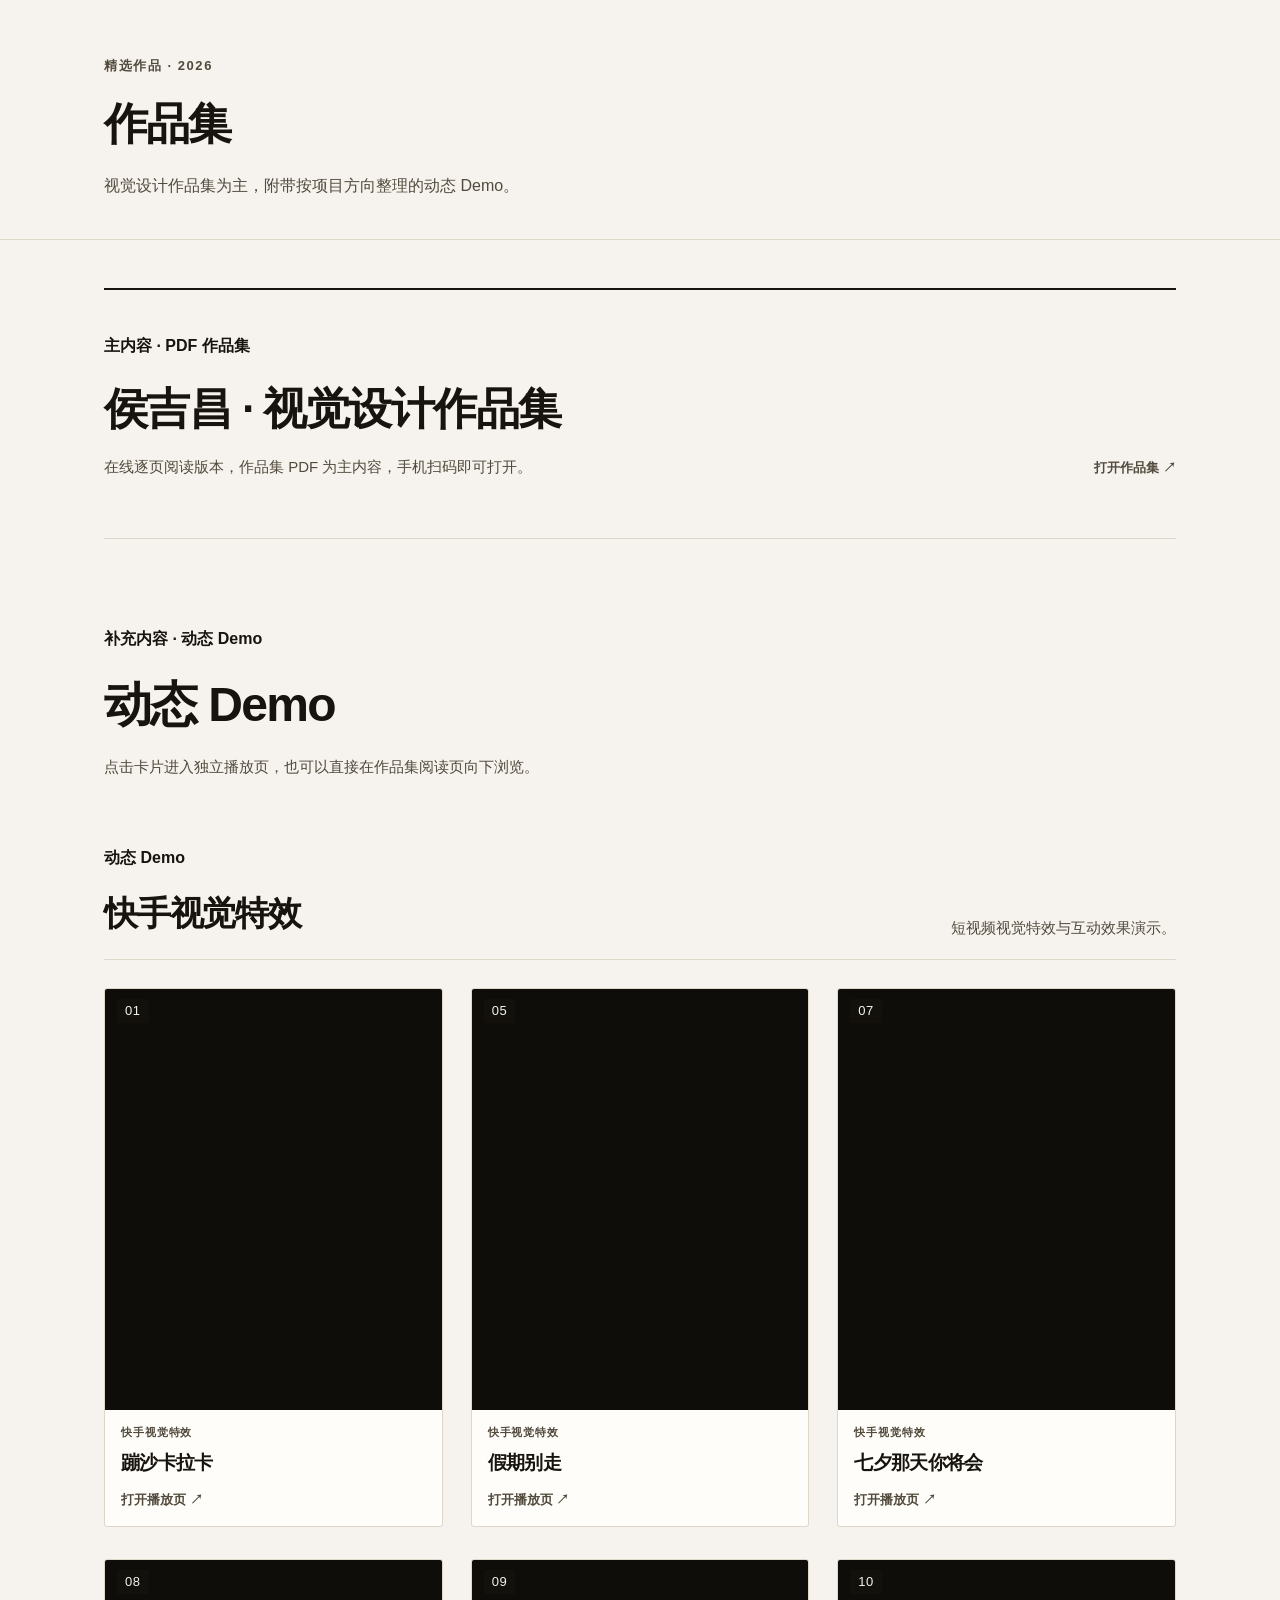
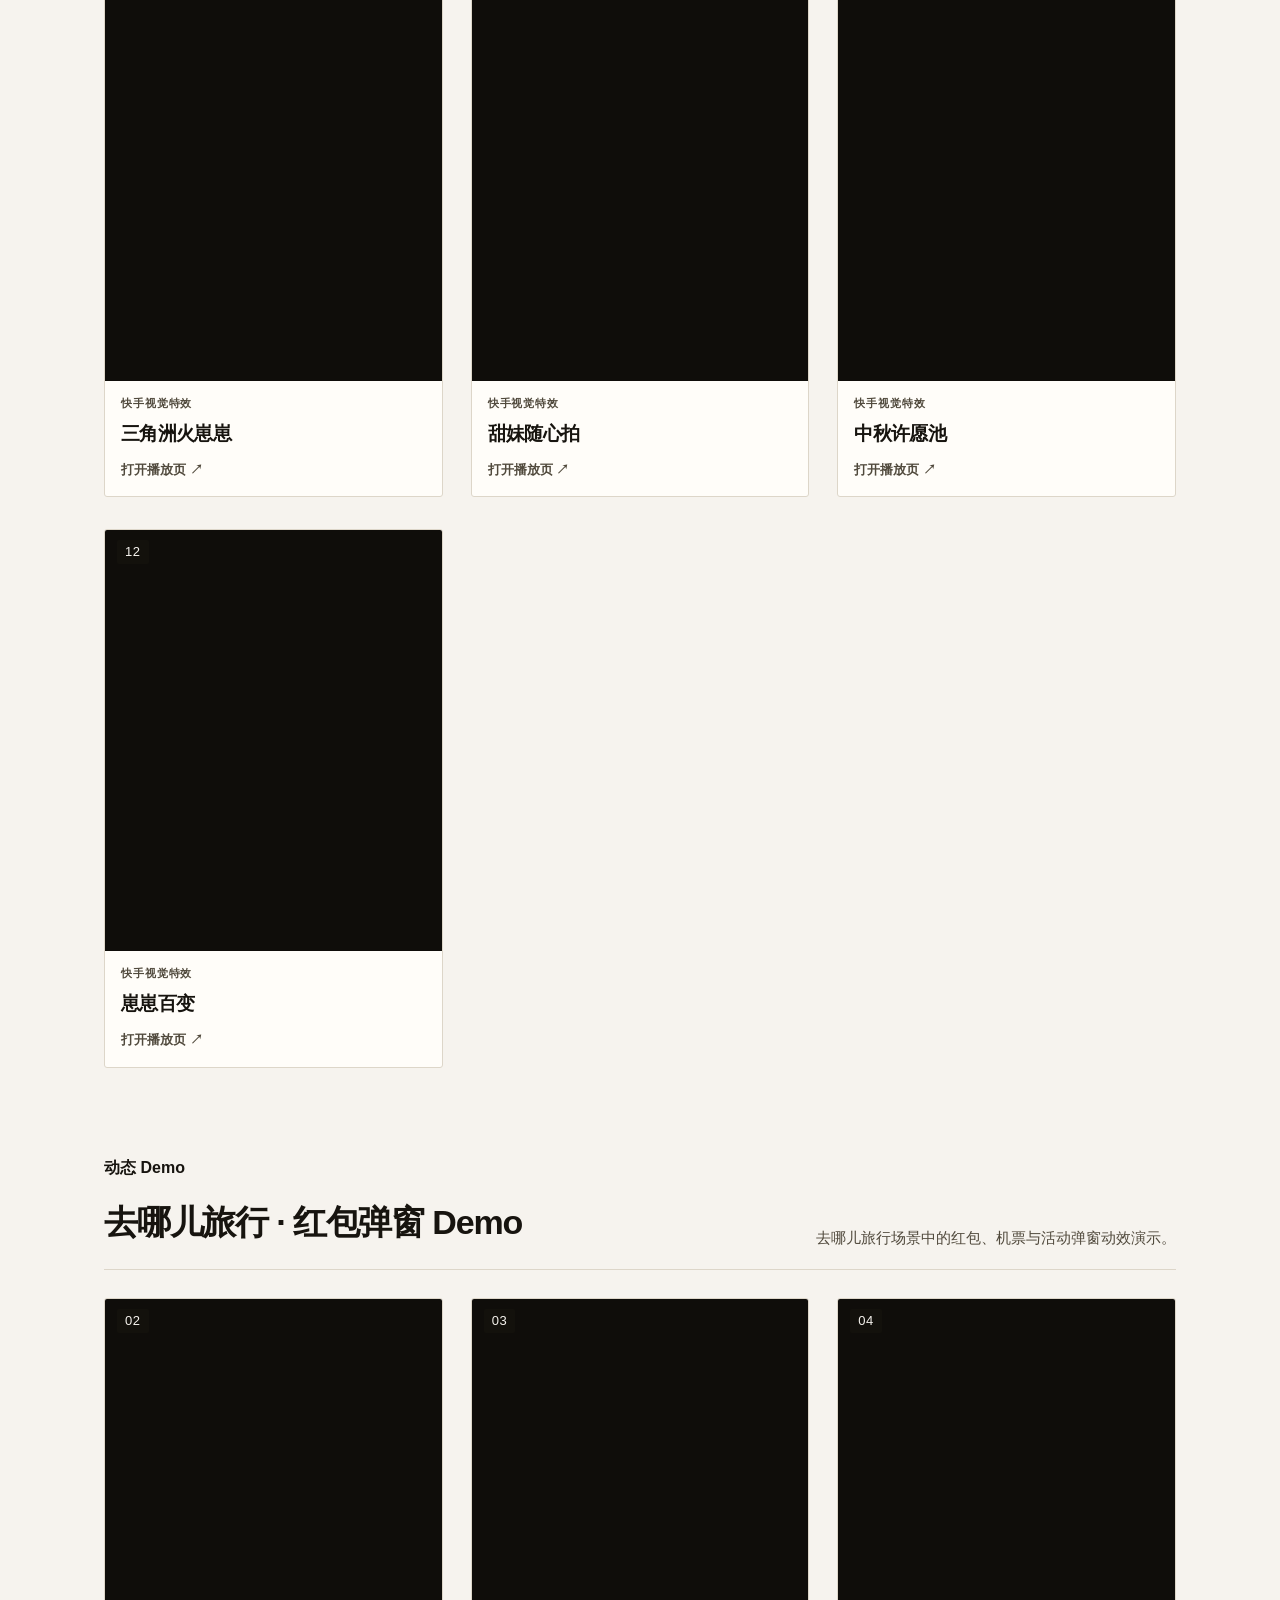
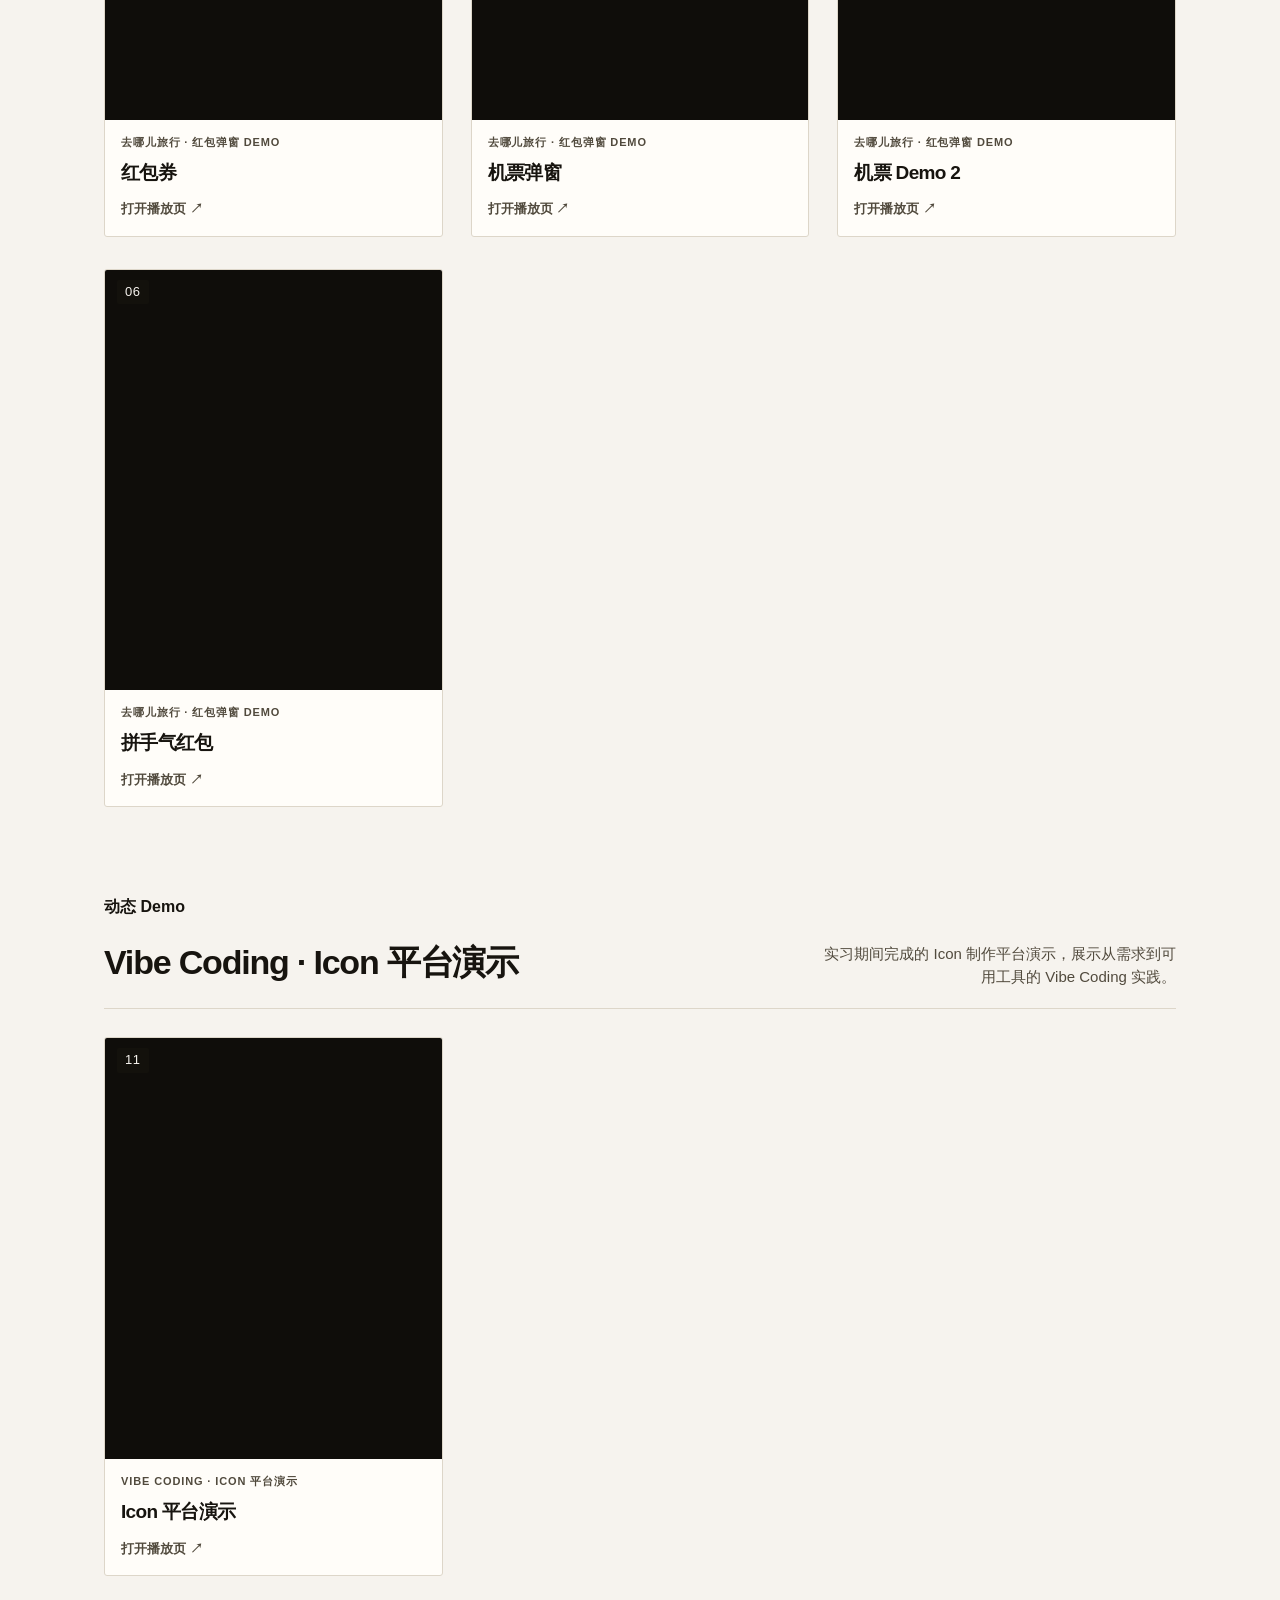
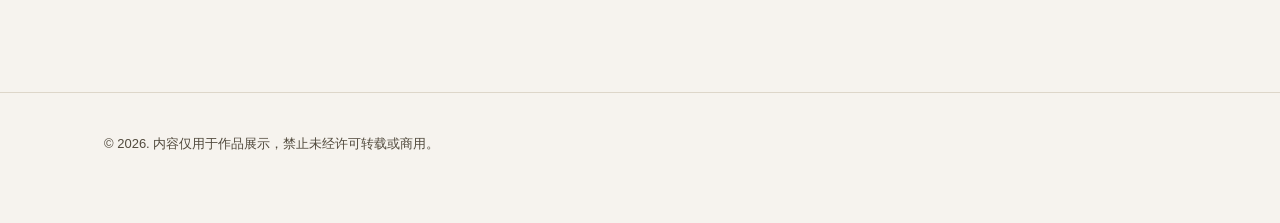
<file: index.html>
<!DOCTYPE html>
<html lang="zh-CN">
<head>
<meta charset="UTF-8">
<meta name="viewport" content="width=device-width, initial-scale=1.0">
<title>作品集 · 侯吉昌</title>
<meta name="description" content="侯吉昌的视觉设计作品集与动态 Demo。">
<link rel="stylesheet" href="styles.css">
</head>
<body>
  <header class="site-header">
    <div class="wrap">
      <p class="eyebrow">精选作品 · 2026</p>
      <h1>作品集</h1>
      <p class="lede">视觉设计作品集为主，附带按项目方向整理的动态 Demo。</p>
    </div>
  </header>

  <main class="wrap index-main">
      <section class="featured-portfolio" aria-labelledby="featured-portfolio-title">
        <a class="featured-link" href="portfolio-pdf.html">
          <div>
            <p class="eyebrow">主内容 · PDF 作品集</p>
            <h2 id="featured-portfolio-title">侯吉昌 · 视觉设计作品集</h2>
            <p>在线逐页阅读版本，作品集 PDF 为主内容，手机扫码即可打开。</p>
          </div>
          <span class="featured-action">打开作品集 <span aria-hidden="true">↗</span></span>
        </a>
      </section>
    <div class="directory-heading">
      <p class="eyebrow">补充内容 · 动态 Demo</p>
      <h2>动态 Demo</h2>
      <p>点击卡片进入独立播放页，也可以直接在作品集阅读页向下浏览。</p>
    </div>
      <section class="work-section" aria-labelledby="kuaishou-demos">
        <div class="section-heading">
          <div>
            <p class="eyebrow">动态 Demo</p>
            <h2 id="kuaishou-demos">快手视觉特效</h2>
          </div>
          <p>短视频视觉特效与互动效果演示。</p>
        </div>
        <div class="works-grid">
        <a class="work-card" href="work-01.html">
          <div class="thumb">
            <span class="index-no">01</span>
            <video src="assets/videos/bengshakalaka.mp4#t=0.5" muted playsinline preload="metadata"></video>
          </div>
          <div class="meta">
            <p class="card-kicker">快手视觉特效</p>
            <h3>蹦沙卡拉卡</h3>
            <p class="card-action">打开播放页 <span aria-hidden="true">↗</span></p>
          </div>
        </a>
        <a class="work-card" href="work-05.html">
          <div class="thumb">
            <span class="index-no">05</span>
            <video src="assets/videos/jiaqi-biezou.mp4#t=0.5" muted playsinline preload="metadata"></video>
          </div>
          <div class="meta">
            <p class="card-kicker">快手视觉特效</p>
            <h3>假期别走</h3>
            <p class="card-action">打开播放页 <span aria-hidden="true">↗</span></p>
          </div>
        </a>
        <a class="work-card" href="work-07.html">
          <div class="thumb">
            <span class="index-no">07</span>
            <video src="assets/videos/qixi-natian.mp4#t=0.5" muted playsinline preload="metadata"></video>
          </div>
          <div class="meta">
            <p class="card-kicker">快手视觉特效</p>
            <h3>七夕那天你将会</h3>
            <p class="card-action">打开播放页 <span aria-hidden="true">↗</span></p>
          </div>
        </a>
        <a class="work-card" href="work-08.html">
          <div class="thumb">
            <span class="index-no">08</span>
            <video src="assets/videos/sanjiaozhou-huozaizai.mp4#t=0.5" muted playsinline preload="metadata"></video>
          </div>
          <div class="meta">
            <p class="card-kicker">快手视觉特效</p>
            <h3>三角洲火崽崽</h3>
            <p class="card-action">打开播放页 <span aria-hidden="true">↗</span></p>
          </div>
        </a>
        <a class="work-card" href="work-09.html">
          <div class="thumb">
            <span class="index-no">09</span>
            <video src="assets/videos/tianmei-suixinpai.mp4#t=0.5" muted playsinline preload="metadata"></video>
          </div>
          <div class="meta">
            <p class="card-kicker">快手视觉特效</p>
            <h3>甜妹随心拍</h3>
            <p class="card-action">打开播放页 <span aria-hidden="true">↗</span></p>
          </div>
        </a>
        <a class="work-card" href="work-10.html">
          <div class="thumb">
            <span class="index-no">10</span>
            <video src="assets/videos/zhongqiu-xuyuanchi.mp4#t=0.5" muted playsinline preload="metadata"></video>
          </div>
          <div class="meta">
            <p class="card-kicker">快手视觉特效</p>
            <h3>中秋许愿池</h3>
            <p class="card-action">打开播放页 <span aria-hidden="true">↗</span></p>
          </div>
        </a>
        <a class="work-card" href="work-12.html">
          <div class="thumb">
            <span class="index-no">12</span>
            <video src="assets/videos/zaizai-baibian.mp4#t=0.5" muted playsinline preload="metadata"></video>
          </div>
          <div class="meta">
            <p class="card-kicker">快手视觉特效</p>
            <h3>崽崽百变</h3>
            <p class="card-action">打开播放页 <span aria-hidden="true">↗</span></p>
          </div>
        </a>
        </div>
      </section>
      <section class="work-section" aria-labelledby="qunar-demos">
        <div class="section-heading">
          <div>
            <p class="eyebrow">动态 Demo</p>
            <h2 id="qunar-demos">去哪儿旅行 · 红包弹窗 Demo</h2>
          </div>
          <p>去哪儿旅行场景中的红包、机票与活动弹窗动效演示。</p>
        </div>
        <div class="works-grid">
        <a class="work-card" href="work-02.html">
          <div class="thumb">
            <span class="index-no">02</span>
            <video src="assets/videos/hongbaoquan.mp4#t=0.5" muted playsinline preload="metadata"></video>
          </div>
          <div class="meta">
            <p class="card-kicker">去哪儿旅行 · 红包弹窗 Demo</p>
            <h3>红包券</h3>
            <p class="card-action">打开播放页 <span aria-hidden="true">↗</span></p>
          </div>
        </a>
        <a class="work-card" href="work-03.html">
          <div class="thumb">
            <span class="index-no">03</span>
            <video src="assets/videos/jipiao-tanchuang.mp4#t=0.5" muted playsinline preload="metadata"></video>
          </div>
          <div class="meta">
            <p class="card-kicker">去哪儿旅行 · 红包弹窗 Demo</p>
            <h3>机票弹窗</h3>
            <p class="card-action">打开播放页 <span aria-hidden="true">↗</span></p>
          </div>
        </a>
        <a class="work-card" href="work-04.html">
          <div class="thumb">
            <span class="index-no">04</span>
            <video src="assets/videos/jipiao-demo2.mp4#t=0.5" muted playsinline preload="metadata"></video>
          </div>
          <div class="meta">
            <p class="card-kicker">去哪儿旅行 · 红包弹窗 Demo</p>
            <h3>机票 Demo 2</h3>
            <p class="card-action">打开播放页 <span aria-hidden="true">↗</span></p>
          </div>
        </a>
        <a class="work-card" href="work-06.html">
          <div class="thumb">
            <span class="index-no">06</span>
            <video src="assets/videos/pinshouqi-hongbao.mp4#t=0.5" muted playsinline preload="metadata"></video>
          </div>
          <div class="meta">
            <p class="card-kicker">去哪儿旅行 · 红包弹窗 Demo</p>
            <h3>拼手气红包</h3>
            <p class="card-action">打开播放页 <span aria-hidden="true">↗</span></p>
          </div>
        </a>
        </div>
      </section>
      <section class="work-section" aria-labelledby="vibe-coding-demo">
        <div class="section-heading">
          <div>
            <p class="eyebrow">动态 Demo</p>
            <h2 id="vibe-coding-demo">Vibe Coding · Icon 平台演示</h2>
          </div>
          <p>实习期间完成的 Icon 制作平台演示，展示从需求到可用工具的 Vibe Coding 实践。</p>
        </div>
        <div class="works-grid">
        <a class="work-card" href="work-11.html">
          <div class="thumb">
            <span class="index-no">11</span>
            <video src="assets/videos/icon-pingtai-yanshi.mp4#t=0.5" muted playsinline preload="metadata"></video>
          </div>
          <div class="meta">
            <p class="card-kicker">Vibe Coding · Icon 平台演示</p>
            <h3>Icon 平台演示</h3>
            <p class="card-action">打开播放页 <span aria-hidden="true">↗</span></p>
          </div>
        </a>
        </div>
      </section>
  </main>

  <footer class="site-footer">
    <div class="wrap">
      <p>© 2026. 内容仅用于作品展示，禁止未经许可转载或商用。</p>
    </div>
  </footer>
</body>
</html>
</file>
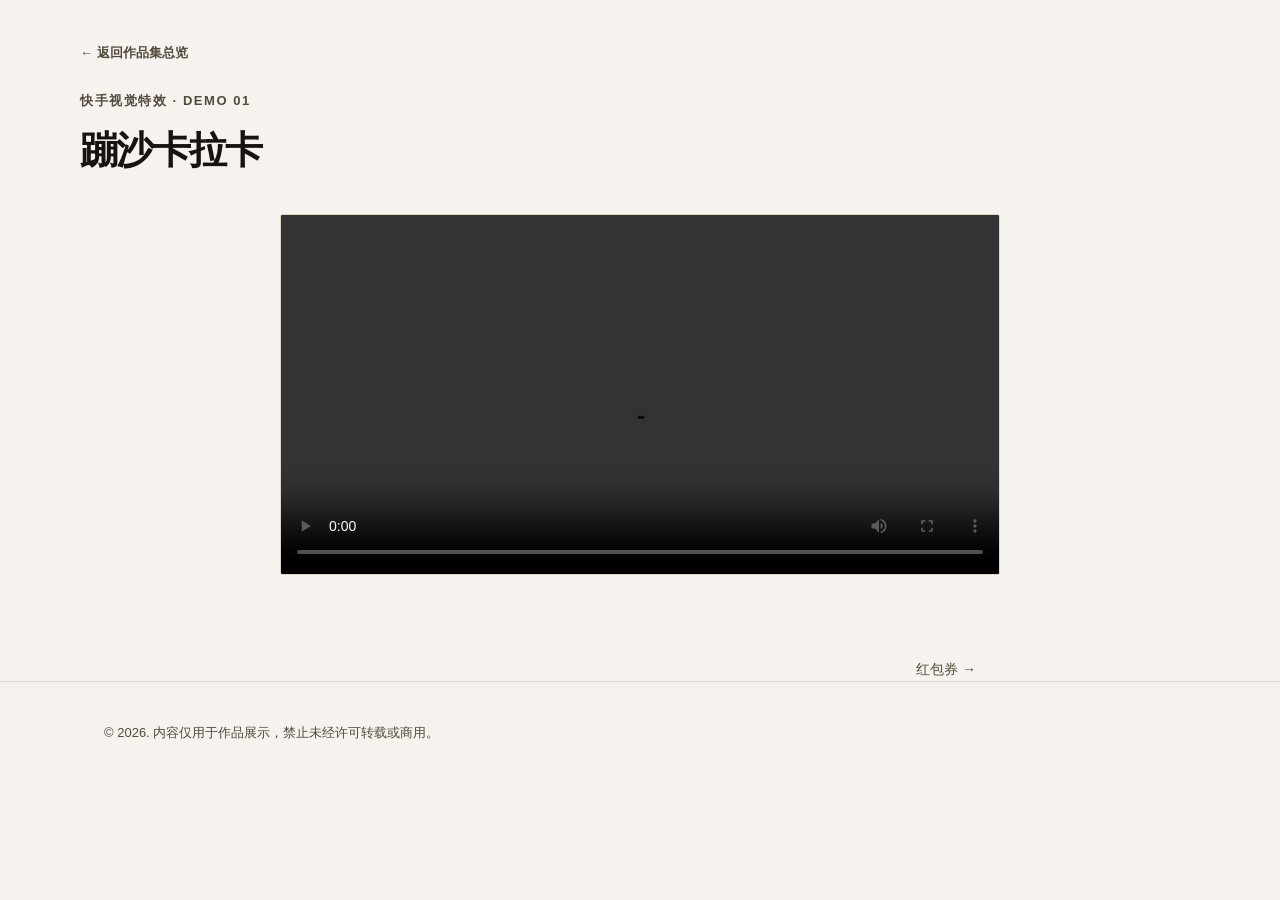
<file: work-01.html>
<!DOCTYPE html>
<html lang="zh-CN">
<head>
<meta charset="UTF-8">
<meta name="viewport" content="width=device-width, initial-scale=1.0">
<title>蹦沙卡拉卡 · 作品集 · 侯吉昌</title>
<meta name="description" content="快手视觉特效：蹦沙卡拉卡 动态 Demo。">
<link rel="stylesheet" href="styles.css">
</head>
<body>
  <div class="wrap work-header">
    <a class="back-link" href="index.html">← 返回作品集总览</a>
    <p class="eyebrow">快手视觉特效 · Demo 01</p>
    <h1>蹦沙卡拉卡</h1>
  </div>

  <main class="player-frame">
    <video src="assets/videos/bengshakalaka.mp4" controls playsinline preload="metadata"></video>
  </main>

  <nav class="player-nav wrap" aria-label="相邻作品">
    <span></span>
    <a href="work-02.html">红包券 →</a>
  </nav>

  <footer class="site-footer">
    <div class="wrap">
      <p>© 2026. 内容仅用于作品展示，禁止未经许可转载或商用。</p>
    </div>
  </footer>
</body>
</html>
</file>
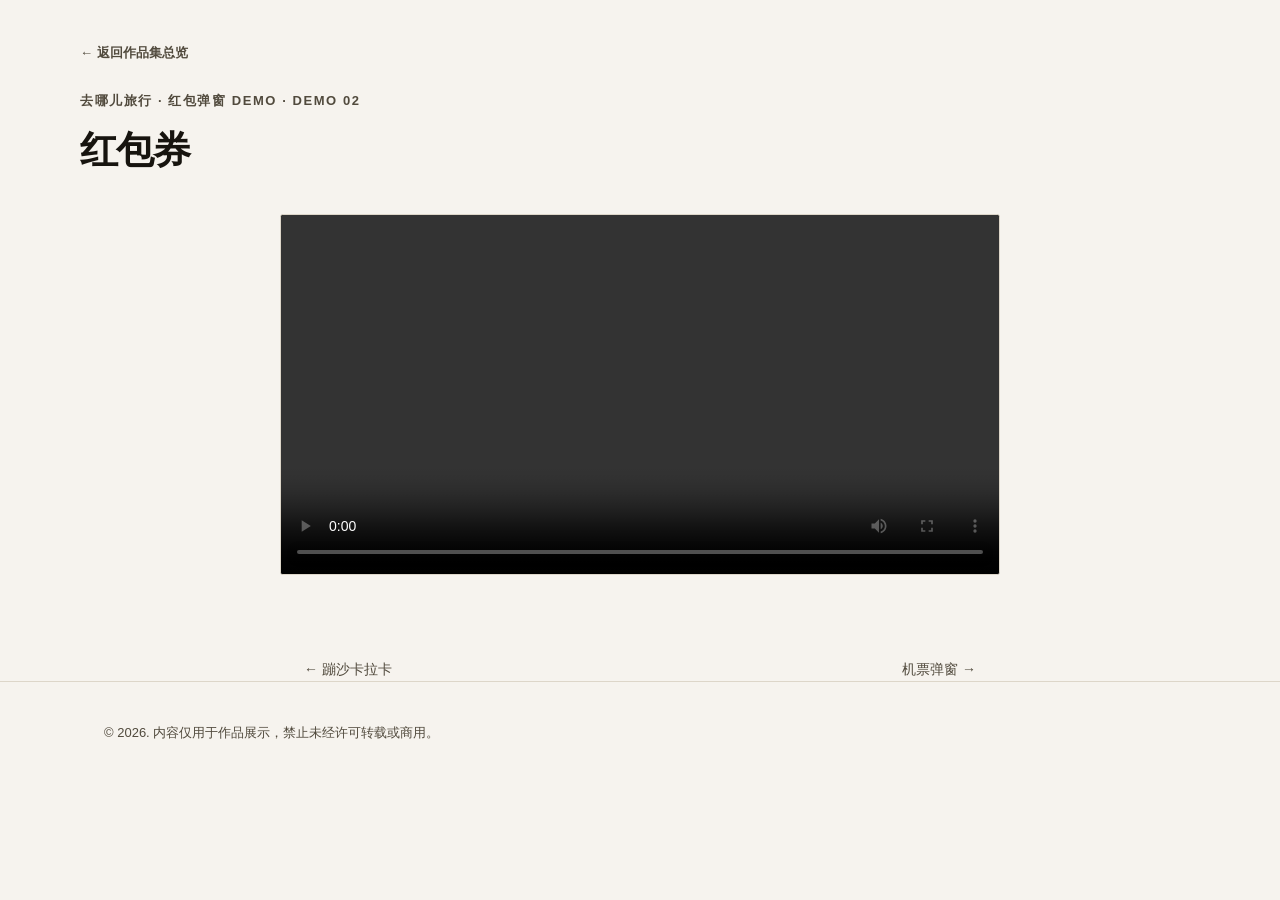
<file: work-02.html>
<!DOCTYPE html>
<html lang="zh-CN">
<head>
<meta charset="UTF-8">
<meta name="viewport" content="width=device-width, initial-scale=1.0">
<title>红包券 · 作品集 · 侯吉昌</title>
<meta name="description" content="去哪儿旅行 · 红包弹窗 Demo：红包券 动态 Demo。">
<link rel="stylesheet" href="styles.css">
</head>
<body>
  <div class="wrap work-header">
    <a class="back-link" href="index.html">← 返回作品集总览</a>
    <p class="eyebrow">去哪儿旅行 · 红包弹窗 Demo · Demo 02</p>
    <h1>红包券</h1>
  </div>

  <main class="player-frame">
    <video src="assets/videos/hongbaoquan.mp4" controls playsinline preload="metadata"></video>
  </main>

  <nav class="player-nav wrap" aria-label="相邻作品">
    <a href="work-01.html">← 蹦沙卡拉卡</a>
    <a href="work-03.html">机票弹窗 →</a>
  </nav>

  <footer class="site-footer">
    <div class="wrap">
      <p>© 2026. 内容仅用于作品展示，禁止未经许可转载或商用。</p>
    </div>
  </footer>
</body>
</html>
</file>
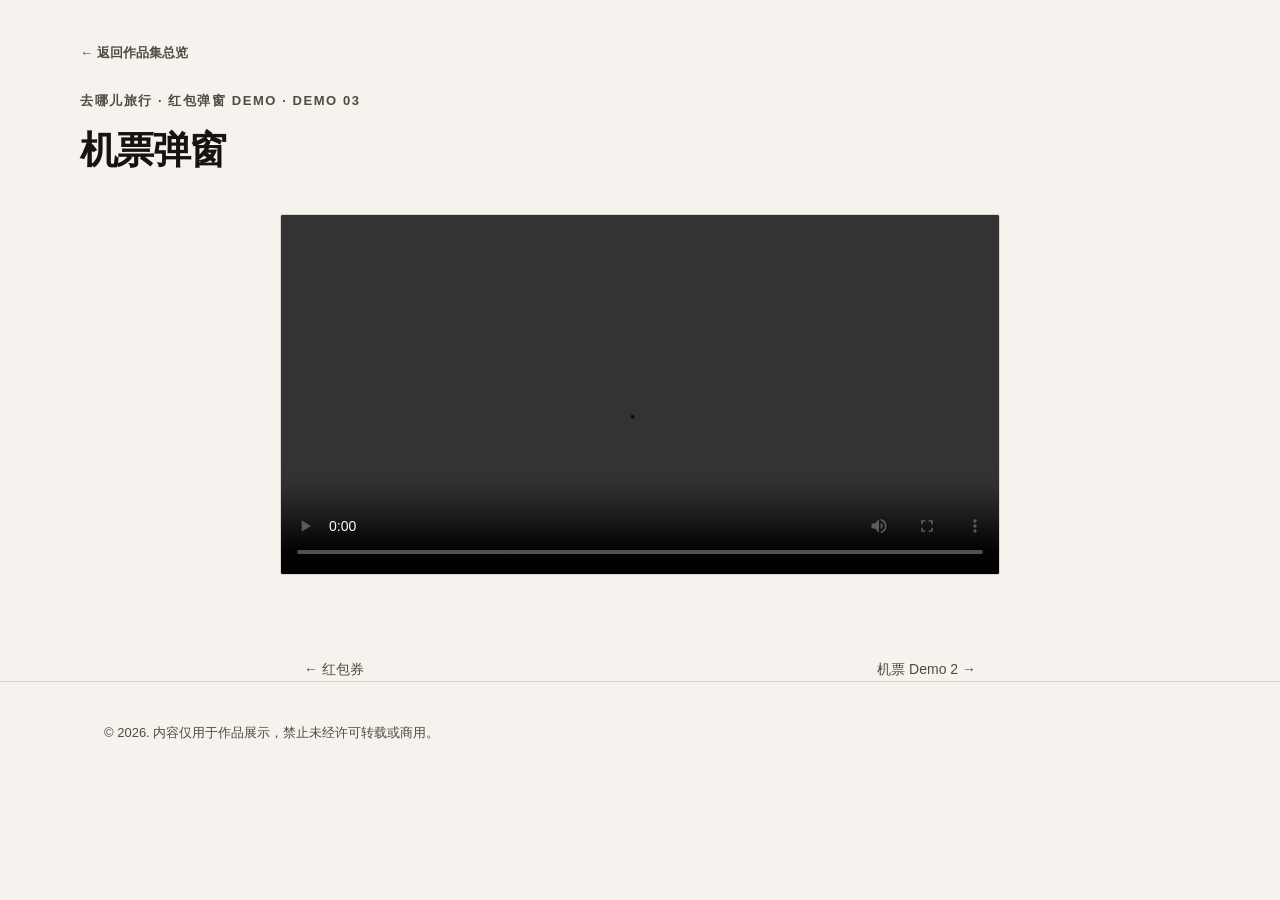
<file: work-03.html>
<!DOCTYPE html>
<html lang="zh-CN">
<head>
<meta charset="UTF-8">
<meta name="viewport" content="width=device-width, initial-scale=1.0">
<title>机票弹窗 · 作品集 · 侯吉昌</title>
<meta name="description" content="去哪儿旅行 · 红包弹窗 Demo：机票弹窗 动态 Demo。">
<link rel="stylesheet" href="styles.css">
</head>
<body>
  <div class="wrap work-header">
    <a class="back-link" href="index.html">← 返回作品集总览</a>
    <p class="eyebrow">去哪儿旅行 · 红包弹窗 Demo · Demo 03</p>
    <h1>机票弹窗</h1>
  </div>

  <main class="player-frame">
    <video src="assets/videos/jipiao-tanchuang.mp4" controls playsinline preload="metadata"></video>
  </main>

  <nav class="player-nav wrap" aria-label="相邻作品">
    <a href="work-02.html">← 红包券</a>
    <a href="work-04.html">机票 Demo 2 →</a>
  </nav>

  <footer class="site-footer">
    <div class="wrap">
      <p>© 2026. 内容仅用于作品展示，禁止未经许可转载或商用。</p>
    </div>
  </footer>
</body>
</html>
</file>
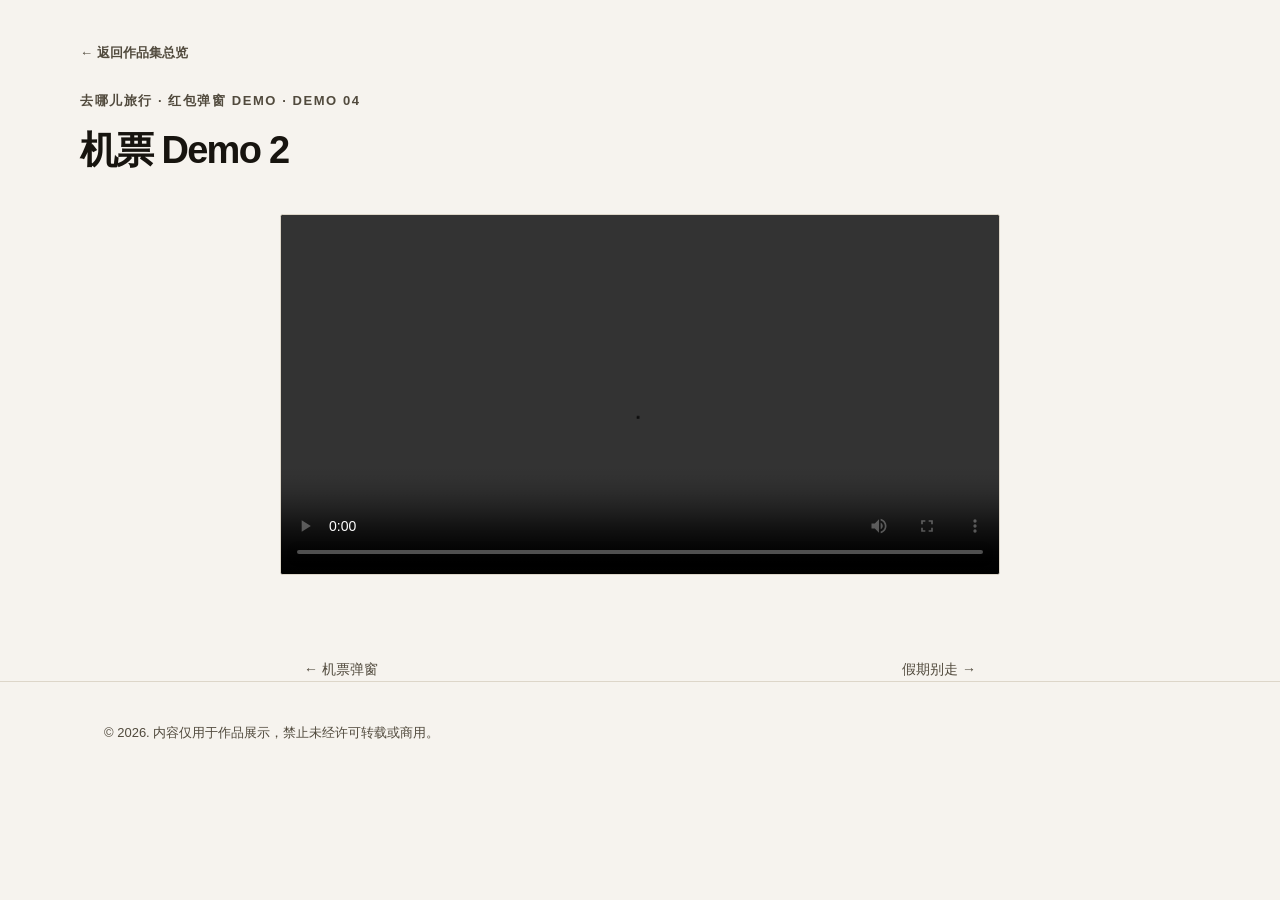
<file: work-04.html>
<!DOCTYPE html>
<html lang="zh-CN">
<head>
<meta charset="UTF-8">
<meta name="viewport" content="width=device-width, initial-scale=1.0">
<title>机票 Demo 2 · 作品集 · 侯吉昌</title>
<meta name="description" content="去哪儿旅行 · 红包弹窗 Demo：机票 Demo 2 动态 Demo。">
<link rel="stylesheet" href="styles.css">
</head>
<body>
  <div class="wrap work-header">
    <a class="back-link" href="index.html">← 返回作品集总览</a>
    <p class="eyebrow">去哪儿旅行 · 红包弹窗 Demo · Demo 04</p>
    <h1>机票 Demo 2</h1>
  </div>

  <main class="player-frame">
    <video src="assets/videos/jipiao-demo2.mp4" controls playsinline preload="metadata"></video>
  </main>

  <nav class="player-nav wrap" aria-label="相邻作品">
    <a href="work-03.html">← 机票弹窗</a>
    <a href="work-05.html">假期别走 →</a>
  </nav>

  <footer class="site-footer">
    <div class="wrap">
      <p>© 2026. 内容仅用于作品展示，禁止未经许可转载或商用。</p>
    </div>
  </footer>
</body>
</html>
</file>
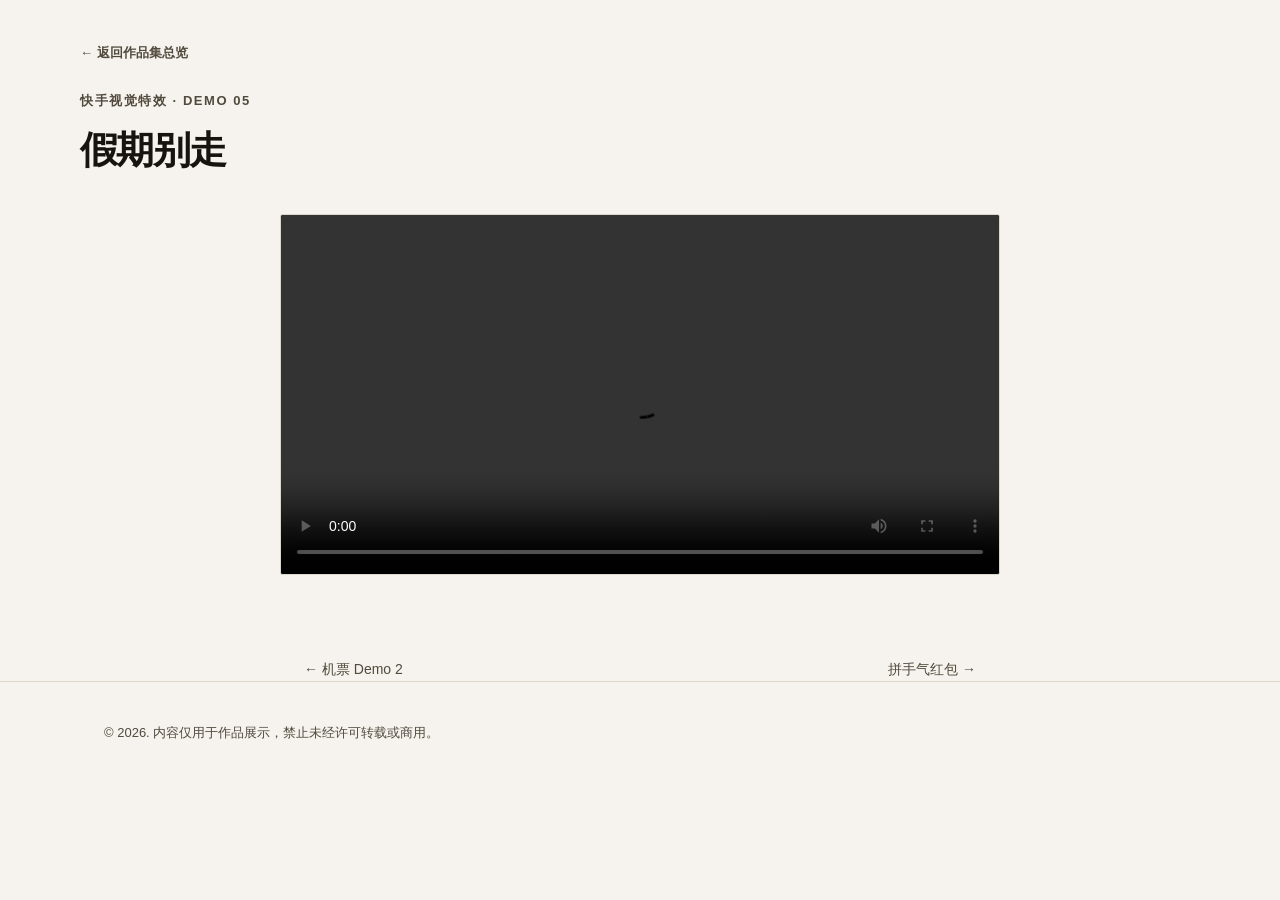
<file: work-05.html>
<!DOCTYPE html>
<html lang="zh-CN">
<head>
<meta charset="UTF-8">
<meta name="viewport" content="width=device-width, initial-scale=1.0">
<title>假期别走 · 作品集 · 侯吉昌</title>
<meta name="description" content="快手视觉特效：假期别走 动态 Demo。">
<link rel="stylesheet" href="styles.css">
</head>
<body>
  <div class="wrap work-header">
    <a class="back-link" href="index.html">← 返回作品集总览</a>
    <p class="eyebrow">快手视觉特效 · Demo 05</p>
    <h1>假期别走</h1>
  </div>

  <main class="player-frame">
    <video src="assets/videos/jiaqi-biezou.mp4" controls playsinline preload="metadata"></video>
  </main>

  <nav class="player-nav wrap" aria-label="相邻作品">
    <a href="work-04.html">← 机票 Demo 2</a>
    <a href="work-06.html">拼手气红包 →</a>
  </nav>

  <footer class="site-footer">
    <div class="wrap">
      <p>© 2026. 内容仅用于作品展示，禁止未经许可转载或商用。</p>
    </div>
  </footer>
</body>
</html>
</file>
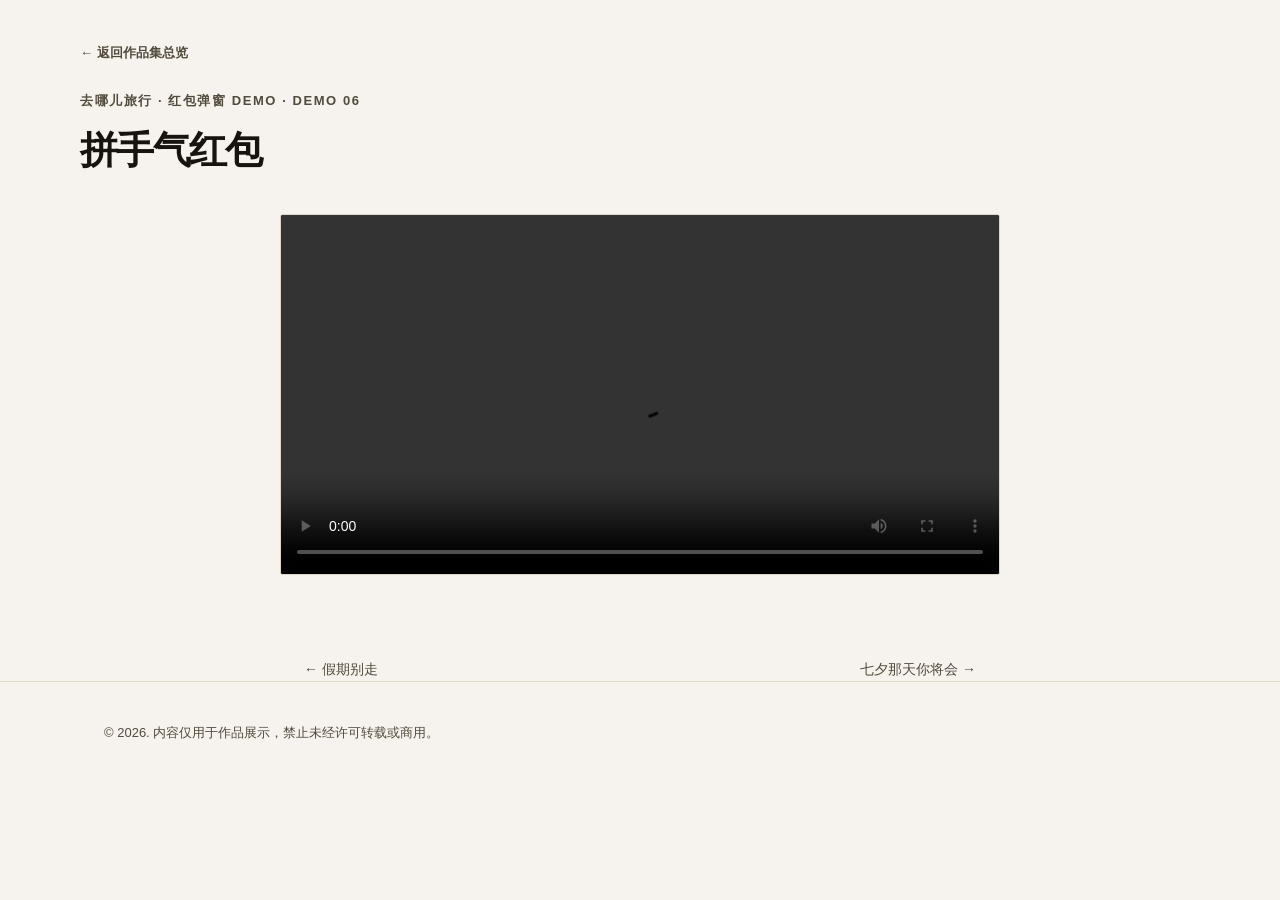
<file: work-06.html>
<!DOCTYPE html>
<html lang="zh-CN">
<head>
<meta charset="UTF-8">
<meta name="viewport" content="width=device-width, initial-scale=1.0">
<title>拼手气红包 · 作品集 · 侯吉昌</title>
<meta name="description" content="去哪儿旅行 · 红包弹窗 Demo：拼手气红包 动态 Demo。">
<link rel="stylesheet" href="styles.css">
</head>
<body>
  <div class="wrap work-header">
    <a class="back-link" href="index.html">← 返回作品集总览</a>
    <p class="eyebrow">去哪儿旅行 · 红包弹窗 Demo · Demo 06</p>
    <h1>拼手气红包</h1>
  </div>

  <main class="player-frame">
    <video src="assets/videos/pinshouqi-hongbao.mp4" controls playsinline preload="metadata"></video>
  </main>

  <nav class="player-nav wrap" aria-label="相邻作品">
    <a href="work-05.html">← 假期别走</a>
    <a href="work-07.html">七夕那天你将会 →</a>
  </nav>

  <footer class="site-footer">
    <div class="wrap">
      <p>© 2026. 内容仅用于作品展示，禁止未经许可转载或商用。</p>
    </div>
  </footer>
</body>
</html>
</file>
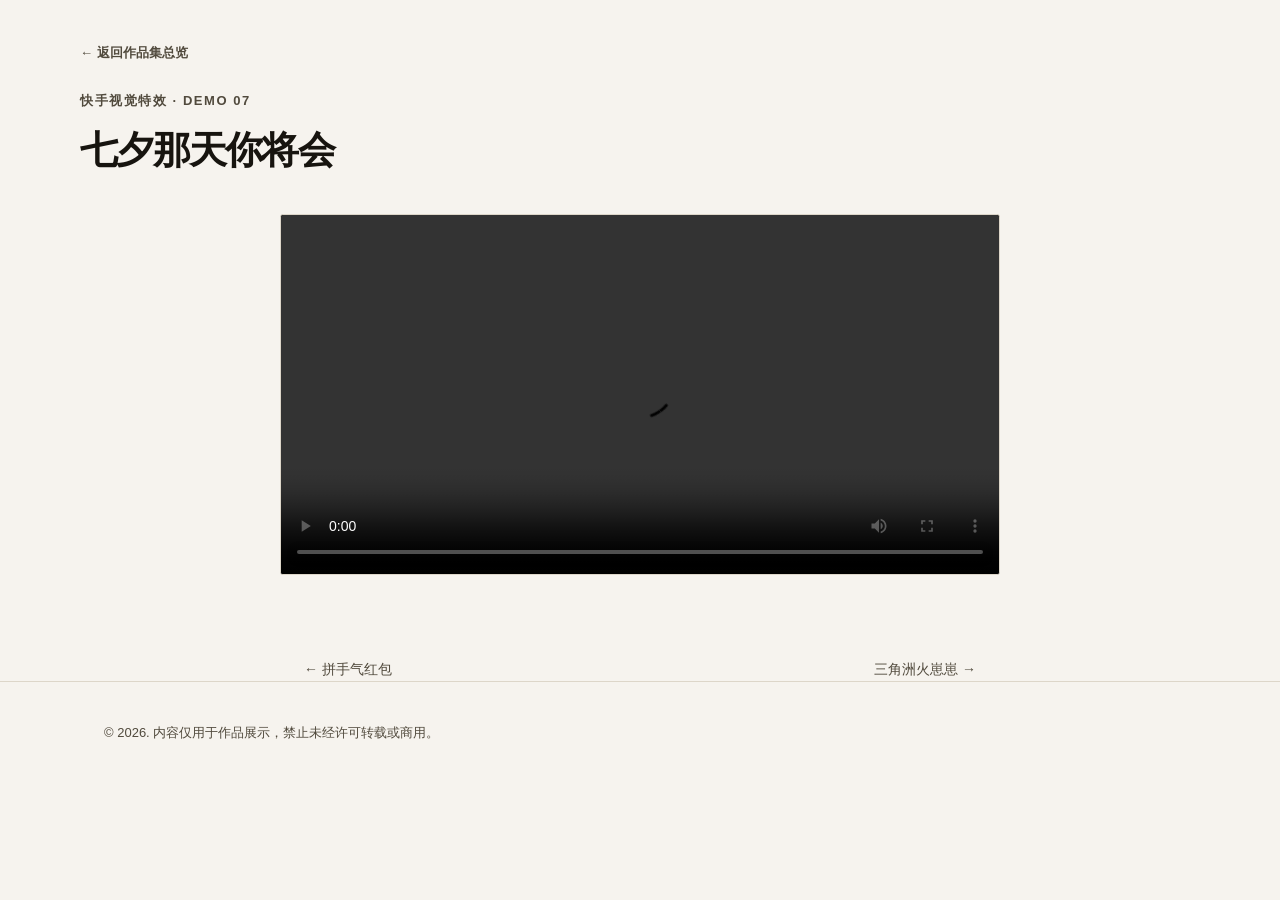
<file: work-07.html>
<!DOCTYPE html>
<html lang="zh-CN">
<head>
<meta charset="UTF-8">
<meta name="viewport" content="width=device-width, initial-scale=1.0">
<title>七夕那天你将会 · 作品集 · 侯吉昌</title>
<meta name="description" content="快手视觉特效：七夕那天你将会 动态 Demo。">
<link rel="stylesheet" href="styles.css">
</head>
<body>
  <div class="wrap work-header">
    <a class="back-link" href="index.html">← 返回作品集总览</a>
    <p class="eyebrow">快手视觉特效 · Demo 07</p>
    <h1>七夕那天你将会</h1>
  </div>

  <main class="player-frame">
    <video src="assets/videos/qixi-natian.mp4" controls playsinline preload="metadata"></video>
  </main>

  <nav class="player-nav wrap" aria-label="相邻作品">
    <a href="work-06.html">← 拼手气红包</a>
    <a href="work-08.html">三角洲火崽崽 →</a>
  </nav>

  <footer class="site-footer">
    <div class="wrap">
      <p>© 2026. 内容仅用于作品展示，禁止未经许可转载或商用。</p>
    </div>
  </footer>
</body>
</html>
</file>
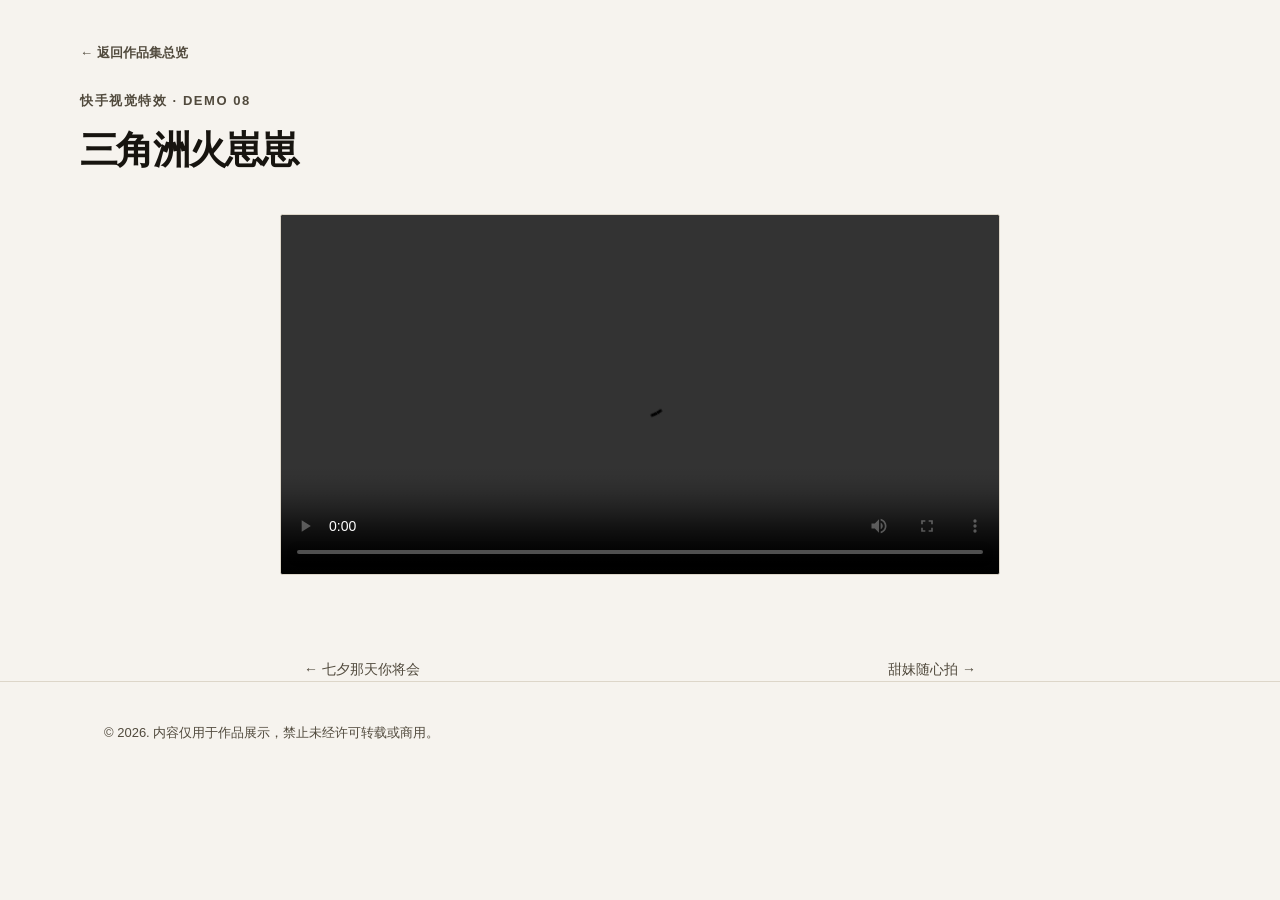
<file: work-08.html>
<!DOCTYPE html>
<html lang="zh-CN">
<head>
<meta charset="UTF-8">
<meta name="viewport" content="width=device-width, initial-scale=1.0">
<title>三角洲火崽崽 · 作品集 · 侯吉昌</title>
<meta name="description" content="快手视觉特效：三角洲火崽崽 动态 Demo。">
<link rel="stylesheet" href="styles.css">
</head>
<body>
  <div class="wrap work-header">
    <a class="back-link" href="index.html">← 返回作品集总览</a>
    <p class="eyebrow">快手视觉特效 · Demo 08</p>
    <h1>三角洲火崽崽</h1>
  </div>

  <main class="player-frame">
    <video src="assets/videos/sanjiaozhou-huozaizai.mp4" controls playsinline preload="metadata"></video>
  </main>

  <nav class="player-nav wrap" aria-label="相邻作品">
    <a href="work-07.html">← 七夕那天你将会</a>
    <a href="work-09.html">甜妹随心拍 →</a>
  </nav>

  <footer class="site-footer">
    <div class="wrap">
      <p>© 2026. 内容仅用于作品展示，禁止未经许可转载或商用。</p>
    </div>
  </footer>
</body>
</html>
</file>
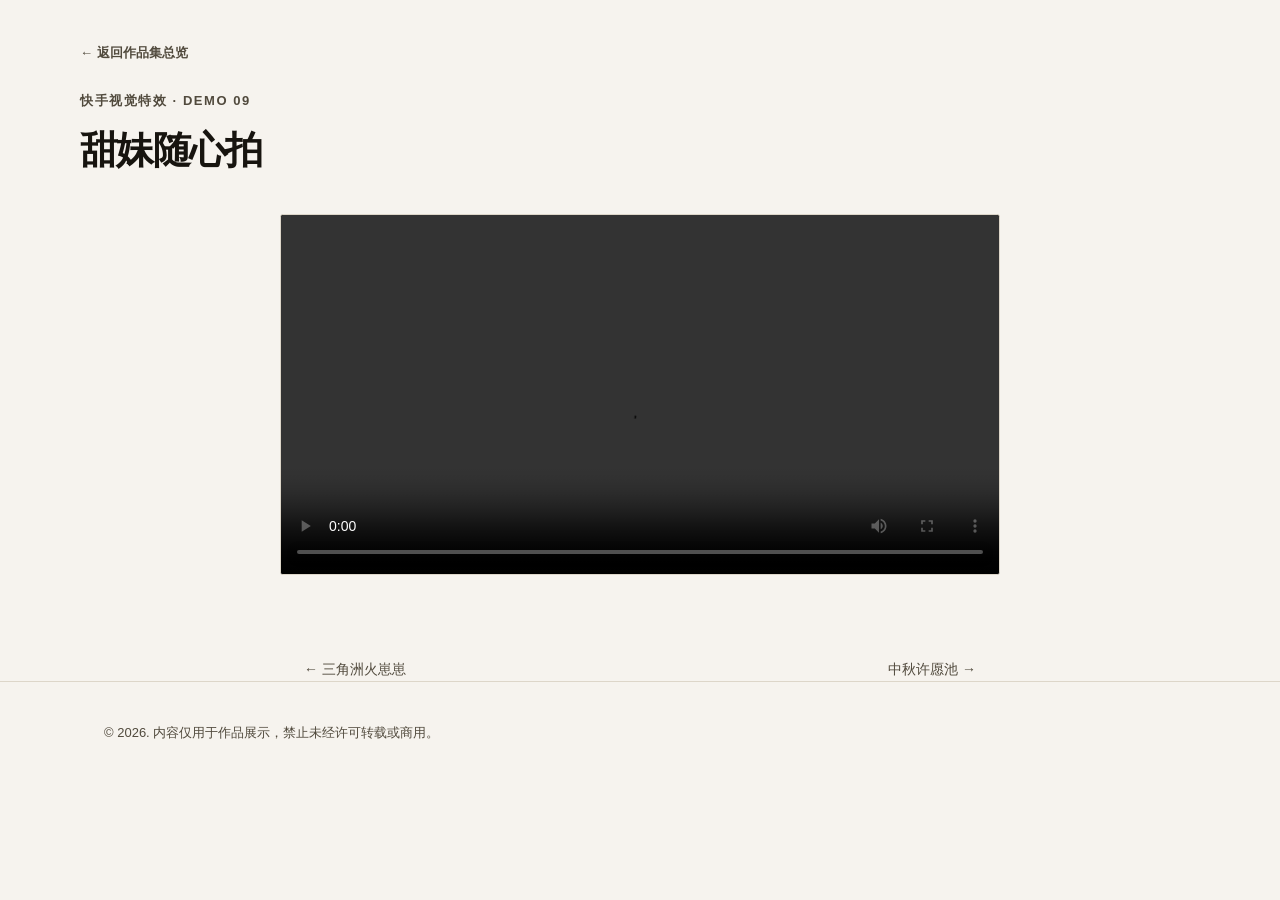
<file: work-09.html>
<!DOCTYPE html>
<html lang="zh-CN">
<head>
<meta charset="UTF-8">
<meta name="viewport" content="width=device-width, initial-scale=1.0">
<title>甜妹随心拍 · 作品集 · 侯吉昌</title>
<meta name="description" content="快手视觉特效：甜妹随心拍 动态 Demo。">
<link rel="stylesheet" href="styles.css">
</head>
<body>
  <div class="wrap work-header">
    <a class="back-link" href="index.html">← 返回作品集总览</a>
    <p class="eyebrow">快手视觉特效 · Demo 09</p>
    <h1>甜妹随心拍</h1>
  </div>

  <main class="player-frame">
    <video src="assets/videos/tianmei-suixinpai.mp4" controls playsinline preload="metadata"></video>
  </main>

  <nav class="player-nav wrap" aria-label="相邻作品">
    <a href="work-08.html">← 三角洲火崽崽</a>
    <a href="work-10.html">中秋许愿池 →</a>
  </nav>

  <footer class="site-footer">
    <div class="wrap">
      <p>© 2026. 内容仅用于作品展示，禁止未经许可转载或商用。</p>
    </div>
  </footer>
</body>
</html>
</file>
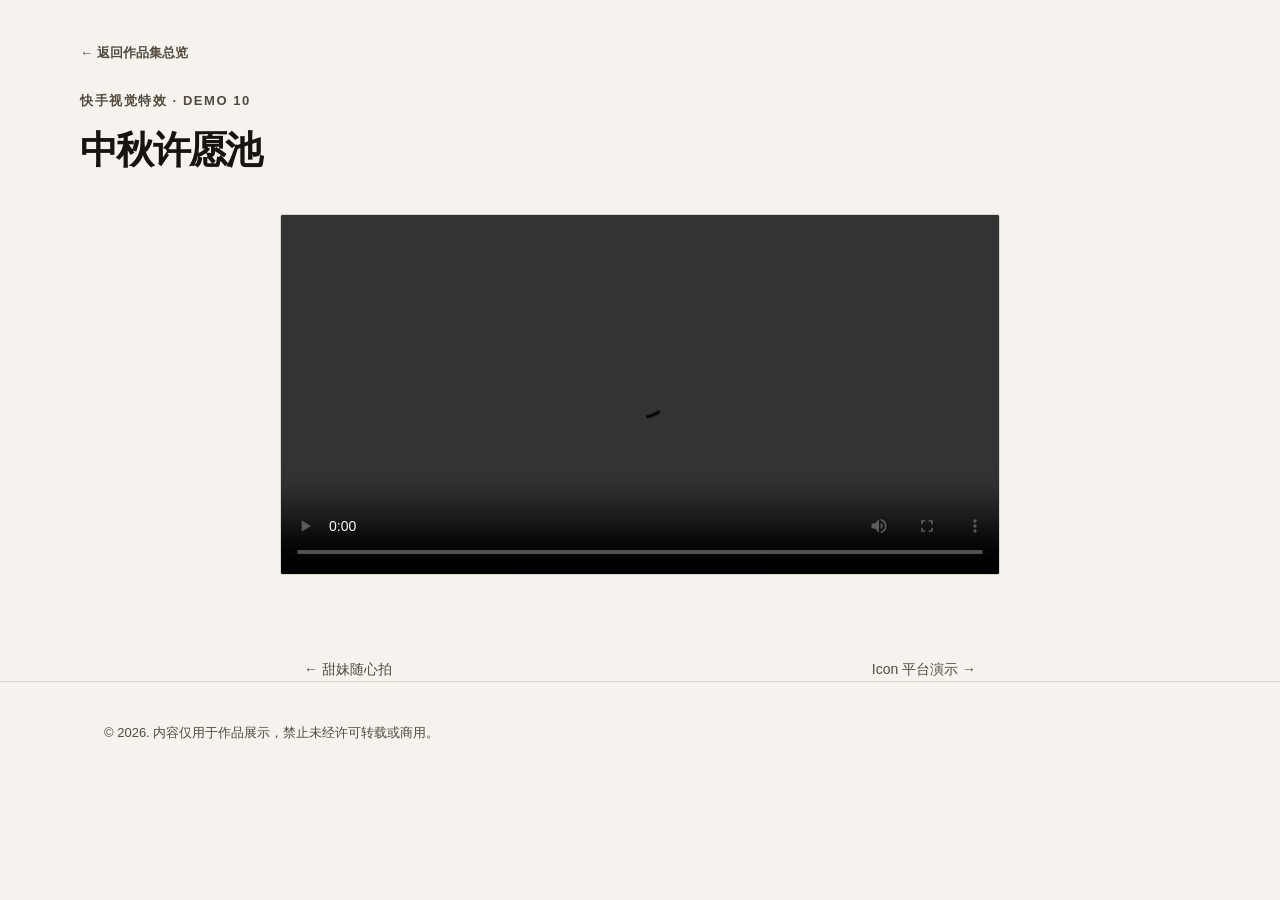
<file: work-10.html>
<!DOCTYPE html>
<html lang="zh-CN">
<head>
<meta charset="UTF-8">
<meta name="viewport" content="width=device-width, initial-scale=1.0">
<title>中秋许愿池 · 作品集 · 侯吉昌</title>
<meta name="description" content="快手视觉特效：中秋许愿池 动态 Demo。">
<link rel="stylesheet" href="styles.css">
</head>
<body>
  <div class="wrap work-header">
    <a class="back-link" href="index.html">← 返回作品集总览</a>
    <p class="eyebrow">快手视觉特效 · Demo 10</p>
    <h1>中秋许愿池</h1>
  </div>

  <main class="player-frame">
    <video src="assets/videos/zhongqiu-xuyuanchi.mp4" controls playsinline preload="metadata"></video>
  </main>

  <nav class="player-nav wrap" aria-label="相邻作品">
    <a href="work-09.html">← 甜妹随心拍</a>
    <a href="work-11.html">Icon 平台演示 →</a>
  </nav>

  <footer class="site-footer">
    <div class="wrap">
      <p>© 2026. 内容仅用于作品展示，禁止未经许可转载或商用。</p>
    </div>
  </footer>
</body>
</html>
</file>
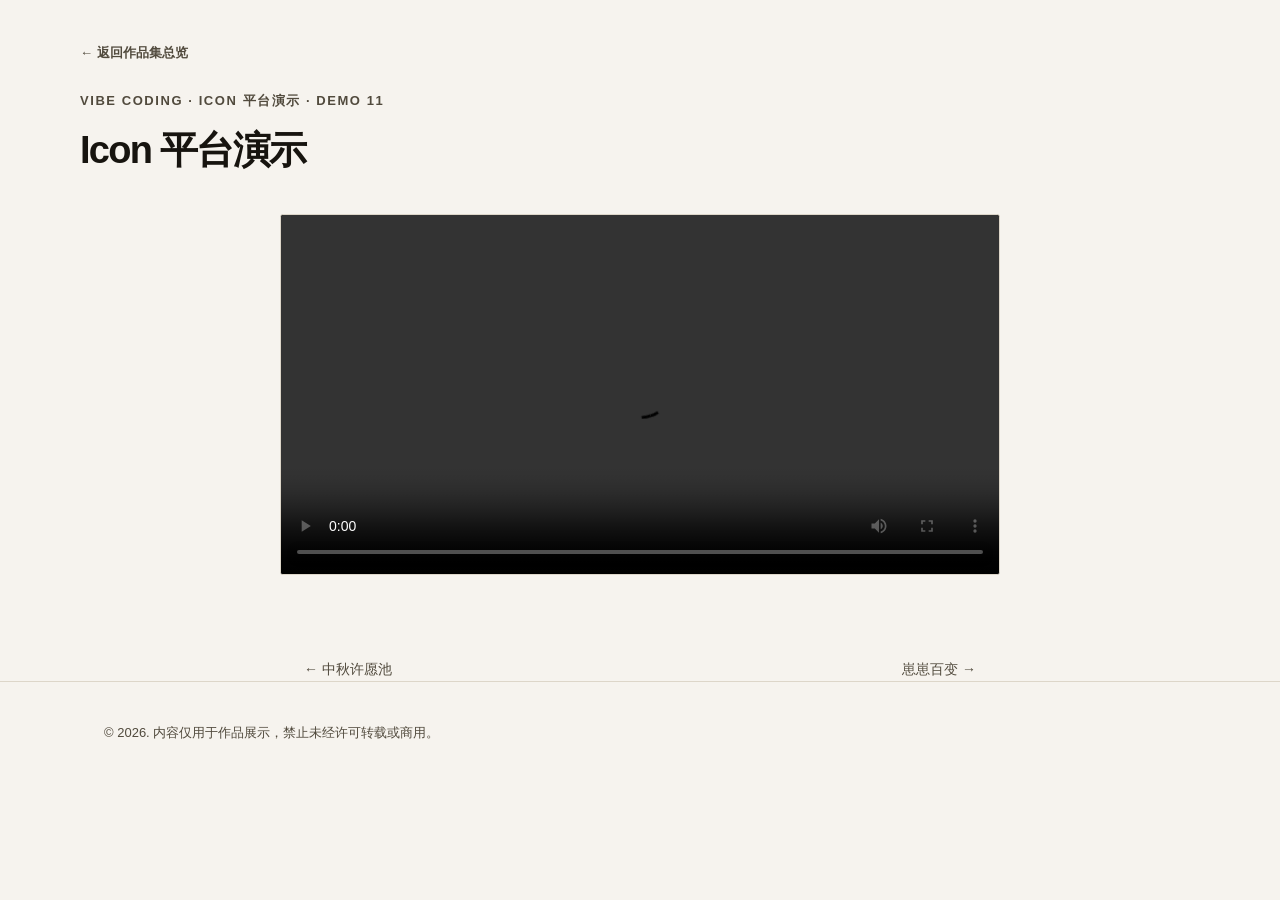
<file: work-11.html>
<!DOCTYPE html>
<html lang="zh-CN">
<head>
<meta charset="UTF-8">
<meta name="viewport" content="width=device-width, initial-scale=1.0">
<title>Icon 平台演示 · 作品集 · 侯吉昌</title>
<meta name="description" content="Vibe Coding · Icon 平台演示：Icon 平台演示 动态 Demo。">
<link rel="stylesheet" href="styles.css">
</head>
<body>
  <div class="wrap work-header">
    <a class="back-link" href="index.html">← 返回作品集总览</a>
    <p class="eyebrow">Vibe Coding · Icon 平台演示 · Demo 11</p>
    <h1>Icon 平台演示</h1>
  </div>

  <main class="player-frame">
    <video src="assets/videos/icon-pingtai-yanshi.mp4" controls playsinline preload="metadata"></video>
  </main>

  <nav class="player-nav wrap" aria-label="相邻作品">
    <a href="work-10.html">← 中秋许愿池</a>
    <a href="work-12.html">崽崽百变 →</a>
  </nav>

  <footer class="site-footer">
    <div class="wrap">
      <p>© 2026. 内容仅用于作品展示，禁止未经许可转载或商用。</p>
    </div>
  </footer>
</body>
</html>
</file>
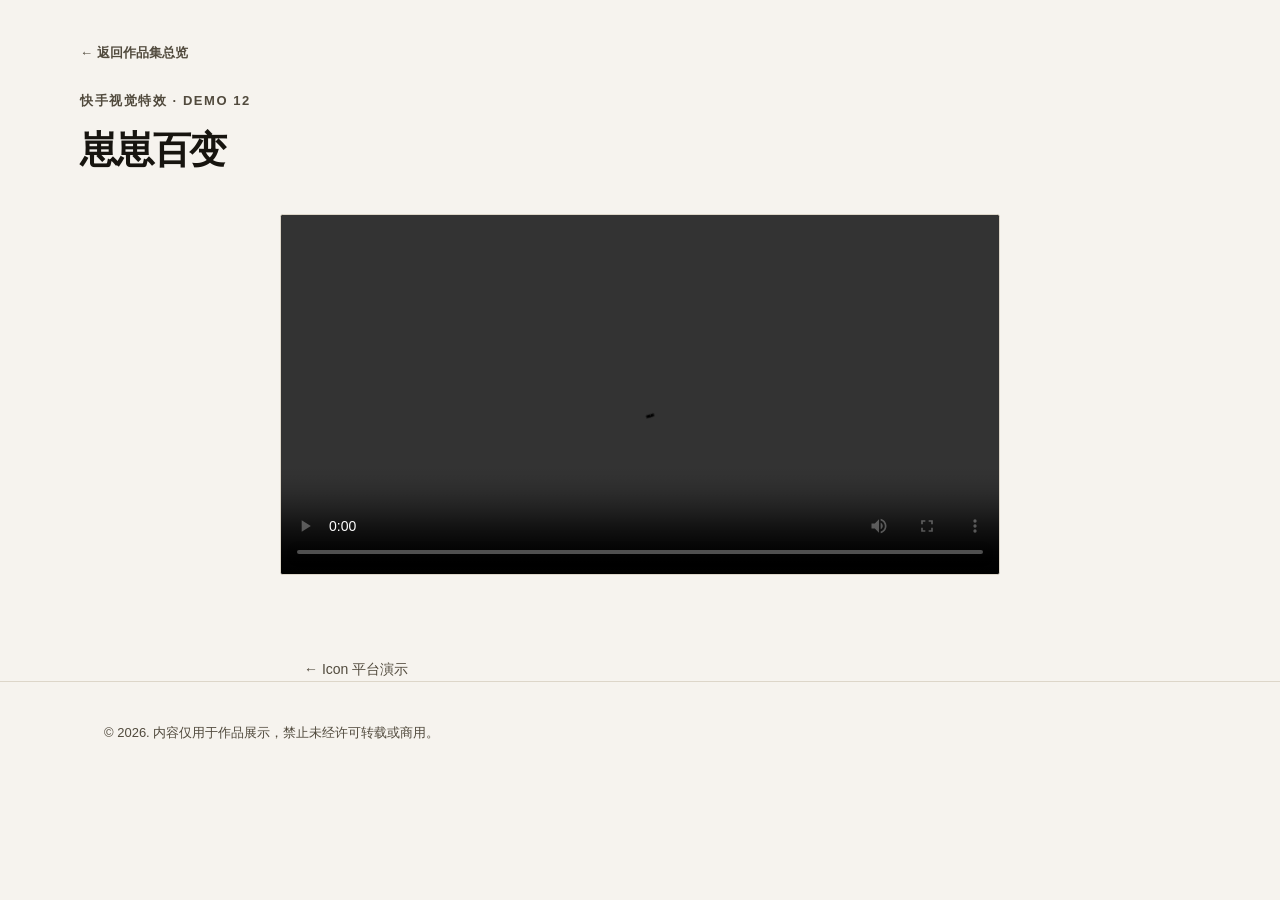
<file: work-12.html>
<!DOCTYPE html>
<html lang="zh-CN">
<head>
<meta charset="UTF-8">
<meta name="viewport" content="width=device-width, initial-scale=1.0">
<title>崽崽百变 · 作品集 · 侯吉昌</title>
<meta name="description" content="快手视觉特效：崽崽百变 动态 Demo。">
<link rel="stylesheet" href="styles.css">
</head>
<body>
  <div class="wrap work-header">
    <a class="back-link" href="index.html">← 返回作品集总览</a>
    <p class="eyebrow">快手视觉特效 · Demo 12</p>
    <h1>崽崽百变</h1>
  </div>

  <main class="player-frame">
    <video src="assets/videos/zaizai-baibian.mp4" controls playsinline preload="metadata"></video>
  </main>

  <nav class="player-nav wrap" aria-label="相邻作品">
    <a href="work-11.html">← Icon 平台演示</a>
    <span></span>
  </nav>

  <footer class="site-footer">
    <div class="wrap">
      <p>© 2026. 内容仅用于作品展示，禁止未经许可转载或商用。</p>
    </div>
  </footer>
</body>
</html>
</file>
<file: styles.css>
/* ---------------------------------------------------------------
   Video Portfolio — restrained editorial style
   Palette: warm paper background, near-black ink, muted rust accent
   No external font/CDN dependencies — fully self-hosted for
   long-term stability on GitHub Pages.
   --------------------------------------------------------------- */

:root {
  --color-bg: #f6f3ee;
  --color-bg-raised: #fffdf9;
  --color-ink: #17140f;
  --color-ink-soft: #514a3d;
  --color-hairline: #ddd6c9;
  --color-accent: #a34b32;
  --color-accent-soft: #c98a72;
  --font-serif: "SF Pro Display", "Avenir Next", "Helvetica Neue", "PingFang SC", "Hiragino Sans GB", "Microsoft YaHei", sans-serif;
  --font-sans: -apple-system, BlinkMacSystemFont, "Segoe UI", "PingFang SC", "Helvetica Neue", Arial, sans-serif;
  --max-width: 1120px;
  --gap: 32px;
}

* {
  box-sizing: border-box;
}

html {
  -webkit-text-size-adjust: 100%;
}

body {
  margin: 0;
  background: var(--color-bg);
  color: var(--color-ink);
  font-family: var(--font-sans);
  line-height: 1.55;
  -webkit-font-smoothing: antialiased;
}

a {
  color: inherit;
}

img, video {
  max-width: 100%;
  display: block;
}

.wrap {
  max-width: var(--max-width);
  margin: 0 auto;
  padding: 0 24px;
}

/* ---------- Site header ---------- */

.site-header {
  padding: 56px 0 40px;
  border-bottom: 1px solid var(--color-hairline);
}

.site-header .eyebrow {
  font-size: 13px;
  letter-spacing: 0.12em;
  text-transform: uppercase;
  color: var(--color-ink-soft);
  margin: 0 0 14px;
}

.site-header h1 {
  font-family: var(--font-serif);
  font-weight: 500;
  font-size: clamp(28px, 5vw, 44px);
  margin: 0 0 16px;
  letter-spacing: -0.01em;
}

.site-header p.lede {
  max-width: 640px;
  font-size: 16px;
  color: var(--color-ink-soft);
  margin: 0;
}

/* ---------- Works grid (index page) ---------- */

.works-grid {
  display: grid;
  grid-template-columns: repeat(3, 1fr);
  gap: var(--gap) 28px;
  padding: 48px 0 80px;
}

@media (max-width: 860px) {
  .works-grid {
    grid-template-columns: repeat(2, 1fr);
  }
}

@media (max-width: 560px) {
  .works-grid {
    grid-template-columns: 1fr;
    gap: 28px;
  }
}

.work-card {
  display: block;
  text-decoration: none;
  color: var(--color-ink);
  border: 1px solid var(--color-hairline);
  background: var(--color-bg-raised);
  border-radius: 3px;
  overflow: hidden;
  transition: border-color 0.18s ease, transform 0.18s ease;
}

.work-card:hover,
.work-card:focus-visible {
  border-color: var(--color-accent-soft);
  transform: translateY(-2px);
}

.work-card:focus-visible {
  outline: 2px solid var(--color-accent);
  outline-offset: 2px;
}

.work-card .thumb {
  position: relative;
  width: 100%;
  aspect-ratio: 4 / 5;
  background: #0f0d0a;
  overflow: hidden;
}

.work-card .thumb-placeholder {
  width: 100%;
  height: 100%;
  display: flex;
  align-items: center;
  justify-content: center;
  text-align: center;
  padding: 20px;
  font-family: var(--font-serif);
  font-size: 16px;
  color: #e7dfcf;
  background: linear-gradient(160deg, #2a251c, #14120d);
}

.work-card .thumb video {
  width: 100%;
  height: 100%;
  object-fit: cover;
}

.work-card .thumb .index-no {
  position: absolute;
  top: 10px;
  left: 12px;
  font-family: var(--font-serif);
  font-size: 13px;
  color: #f6f3ee;
  background: rgba(23, 20, 15, 0.55);
  padding: 2px 8px;
  border-radius: 2px;
  letter-spacing: 0.04em;
}

.work-card .meta {
  padding: 16px 18px 20px;
}

.work-card .meta h2 {
  font-family: var(--font-serif);
  font-weight: 500;
  font-size: 18px;
  margin: 0 0 4px;
}

.work-card .meta .title-en {
  font-size: 12px;
  color: var(--color-ink-soft);
  letter-spacing: 0.03em;
  margin: 0;
}

/* ---------- Site footer ---------- */

.site-footer {
  border-top: 1px solid var(--color-hairline);
  padding: 28px 0 56px;
  font-size: 13px;
  color: var(--color-ink-soft);
}

.site-footer a {
  color: var(--color-ink-soft);
  text-decoration: underline;
  text-underline-offset: 2px;
}

.site-footer a:hover {
  color: var(--color-accent);
}

/* ---------- Work detail page ---------- */

.work-header {
  padding: 40px 0 28px;
}

.back-link {
  display: inline-flex;
  align-items: center;
  gap: 6px;
  font-size: 13px;
  color: var(--color-ink-soft);
  text-decoration: none;
  margin-bottom: 28px;
}

.back-link:hover {
  color: var(--color-accent);
}

.work-header .eyebrow {
  font-size: 13px;
  letter-spacing: 0.12em;
  text-transform: uppercase;
  color: var(--color-ink-soft);
  margin: 0 0 10px;
}

.work-header h1 {
  font-family: var(--font-serif);
  font-weight: 500;
  font-size: clamp(26px, 4.5vw, 38px);
  margin: 0 0 6px;
}

.work-header .title-en {
  font-size: 15px;
  color: var(--color-ink-soft);
  margin: 0;
}

.player-frame {
  max-width: 720px;
  margin: 0 auto;
  padding-bottom: 64px;
}

.player-frame video {
  width: 100%;
  border-radius: 3px;
  background: #0f0d0a;
  border: 1px solid var(--color-hairline);
}

.player-nav {
  display: flex;
  justify-content: space-between;
  align-items: center;
  max-width: 720px;
  margin: 20px auto 0;
  font-size: 14px;
}

.player-nav a {
  text-decoration: none;
  color: var(--color-ink-soft);
}

.player-nav a:hover {
  color: var(--color-accent);
}

/* ---------- Mobile-first portfolio reader ---------- */

.portfolio-reader {
  background: #e9e5de;
}

.reader-header {
  position: sticky;
  top: 0;
  z-index: 10;
  background: rgba(246, 243, 238, 0.96);
  border-bottom: 1px solid var(--color-hairline);
  -webkit-backdrop-filter: blur(12px);
  backdrop-filter: blur(12px);
}

.reader-bar {
  width: min(100% - 32px, 1120px);
  min-height: 76px;
  margin: 0 auto;
  display: grid;
  grid-template-columns: 1fr auto 1fr;
  align-items: center;
  gap: 24px;
}

.reader-back {
  margin: 0;
  justify-self: start;
}

.reader-title {
  text-align: center;
}

.reader-title .eyebrow {
  margin: 0 0 2px;
  font-size: 10px;
  line-height: 1.4;
  letter-spacing: 0.12em;
  text-transform: uppercase;
  color: var(--color-ink-soft);
}

.reader-title h1 {
  margin: 0;
  font-family: var(--font-serif);
  font-size: 18px;
  line-height: 1.35;
  font-weight: 500;
}

.reader-back:focus-visible {
  outline: 2px solid var(--color-accent);
  outline-offset: 3px;
}

.portfolio-pages {
  width: min(100% - 32px, 1080px);
  margin: 24px auto 64px;
}

.portfolio-page {
  position: relative;
  margin: 0 0 24px;
  background: var(--color-bg-raised);
  border: 1px solid var(--color-hairline);
  overflow: hidden;
}

.portfolio-page img {
  width: 100%;
  height: auto;
  margin: 0;
  border: 0;
}

.page-marker {
  position: absolute;
  top: 10px;
  right: 10px;
  z-index: 1;
  margin: 0;
  padding: 4px 8px;
  background: rgba(23, 20, 15, 0.72);
  color: #f6f3ee;
  border-radius: 2px;
  font-size: 11px;
  line-height: 1.2;
  font-variant-numeric: tabular-nums;
}

.reader-footer {
  background: var(--color-bg);
}

@media (max-width: 700px) {
  .reader-header {
    position: static;
  }

  .reader-bar {
    width: min(100% - 24px, 1120px);
    min-height: 0;
    padding: 12px 0 14px;
    grid-template-columns: 1fr;
    gap: 10px 16px;
  }

  .reader-title {
    grid-column: 1 / -1;
    grid-row: 1;
    text-align: left;
  }

  .reader-title h1 {
    font-size: 17px;
  }

  .reader-back {
    grid-row: 2;
  }

  .reader-back {
    min-height: 44px;
    margin: 0;
  }

  .portfolio-pages {
    width: 100%;
    margin: 0 auto 40px;
  }

  .portfolio-page {
    margin-bottom: 8px;
    border-left: 0;
    border-right: 0;
  }
}

@media (prefers-reduced-motion: reduce) {
  *,
  *::before,
  *::after {
    scroll-behavior: auto !important;
    transition-duration: 0.01ms !important;
  }
}

/* ---------- Portfolio hierarchy and demo directory ---------- */

.index-main {
  padding-bottom: 72px;
}

.featured-portfolio {
  padding: 48px 0 56px;
  border-bottom: 1px solid var(--color-hairline);
}

.featured-link {
  display: flex;
  align-items: end;
  justify-content: space-between;
  gap: 32px;
  padding: 28px 0 4px;
  color: var(--color-ink);
  text-decoration: none;
  border-top: 2px solid var(--color-ink);
}

.featured-link:hover .featured-action,
.featured-link:focus-visible .featured-action,
.text-link:hover,
.text-link:focus-visible,
.card-action:hover {
  color: var(--color-accent);
}

.featured-link:focus-visible,
.text-link:focus-visible {
  outline: 2px solid var(--color-accent);
  outline-offset: 5px;
}

.featured-link h2,
.directory-heading h2,
.section-heading h2,
.reader-section-heading h2,
.demo-group-heading h3 {
  margin: 0;
  font-family: var(--font-serif);
  font-weight: 500;
  letter-spacing: -0.02em;
}

.featured-link h2 {
  font-size: clamp(28px, 4vw, 44px);
}

.featured-link p:not(.eyebrow),
.directory-heading > p:last-child,
.section-heading > p,
.reader-section-heading > p,
.demo-group-heading > p:last-child {
  max-width: 620px;
  margin: 12px 0 0;
  color: var(--color-ink-soft);
  font-size: 15px;
}

.featured-action,
.text-link,
.card-action {
  color: var(--color-ink-soft);
  font-size: 13px;
  white-space: nowrap;
}

.directory-heading {
  padding: 72px 0 24px;
}

.directory-heading h2,
.reader-section-heading h2 {
  font-size: clamp(30px, 4vw, 48px);
}

.work-section {
  padding: 28px 0 24px;
}

.section-heading {
  display: flex;
  align-items: end;
  justify-content: space-between;
  gap: 32px;
  padding-bottom: 20px;
  border-bottom: 1px solid var(--color-hairline);
}

.section-heading h2 {
  font-size: clamp(24px, 3vw, 34px);
}

.section-heading > p {
  max-width: 360px;
  margin: 0;
  text-align: right;
}

.work-section .works-grid {
  padding: 28px 0 20px;
}

.work-card .meta {
  padding: 14px 16px 16px;
}

.work-card .meta h3,
.demo-card h3 {
  margin: 0;
  font-family: var(--font-serif);
  font-size: 19px;
  font-weight: 500;
}

.card-kicker {
  margin: 0 0 7px;
  color: var(--color-ink-soft);
  font-size: 11px;
  letter-spacing: 0.08em;
  text-transform: uppercase;
}

.card-action {
  margin: 12px 0 0;
}

/* ---------- Reader sections ---------- */

.reader-header {
  position: sticky;
}

.reader-toc {
  display: flex;
  justify-self: end;
  gap: 16px;
  align-items: center;
  font-size: 12px;
  white-space: nowrap;
}

.reader-toc a {
  color: var(--color-ink-soft);
  text-decoration: none;
}

.reader-toc a:hover,
.reader-toc a:focus-visible {
  color: var(--color-accent);
}

.reader-section {
  scroll-margin-top: 100px;
}

.reader-section-heading {
  width: min(100% - 32px, 1080px);
  margin: 0 auto;
  padding: 64px 0 28px;
}

.pdf-section {
  border-bottom: 1px solid var(--color-hairline);
}

.pdf-section .reader-section-heading {
  padding-bottom: 24px;
}

.portfolio-pages {
  margin-top: 0;
}

.portfolio-page {
  display: flow-root;
}

.portfolio-page .page-marker {
  position: static;
  display: flex;
  align-items: baseline;
  justify-content: space-between;
  gap: 8px;
  padding: 10px 14px 8px;
  background: var(--color-bg-raised);
  color: var(--color-ink-soft);
  border-bottom: 1px solid var(--color-hairline);
  border-radius: 0;
  font-size: 11px;
  line-height: 1.2;
  letter-spacing: 0.08em;
}

.portfolio-page .page-marker span:first-child {
  color: var(--color-ink);
  font-size: 15px;
  font-variant-numeric: tabular-nums;
}

.portfolio-page .page-marker span:last-child {
  font-variant-numeric: tabular-nums;
}

.demo-showcase {
  background: var(--color-bg);
}

.demo-group {
  width: min(100% - 32px, 1080px);
  margin: 0 auto;
  padding: 28px 0 72px;
}

.demo-group + .demo-group {
  padding-top: 0;
}

.demo-group-heading {
  display: flex;
  align-items: end;
  justify-content: space-between;
  gap: 32px;
  padding: 20px 0;
  border-top: 2px solid var(--color-ink);
}

.demo-group-heading h3 {
  font-size: clamp(24px, 3vw, 34px);
}

.demo-group-heading > p:last-child {
  max-width: 360px;
  margin: 0;
  text-align: right;
}

.demo-grid {
  display: grid;
  grid-template-columns: repeat(2, minmax(0, 1fr));
  gap: 28px;
}

.demo-card {
  background: var(--color-bg-raised);
  border-top: 1px solid var(--color-hairline);
}

.demo-media {
  background: #0f0d0a;
}

.demo-media video {
  width: 100%;
  aspect-ratio: 16 / 10;
  object-fit: contain;
}

.demo-meta {
  display: flex;
  align-items: end;
  justify-content: space-between;
  gap: 24px;
  padding: 16px 0 18px;
}

.demo-meta .text-link {
  text-decoration: none;
}

.reader-end-nav {
  width: min(100% - 32px, 1080px);
  display: flex;
  justify-content: space-between;
  gap: 24px;
  margin: 0 auto;
  padding: 28px 0 52px;
  border-top: 1px solid var(--color-hairline);
}

.reader-end-nav .back-link {
  margin: 0;
}

@media (max-width: 700px) {
  .featured-portfolio {
    padding: 32px 0 40px;
  }

  .featured-link,
  .section-heading,
  .demo-group-heading {
    display: block;
  }

  .featured-link h2 {
    font-size: 30px;
  }

  .featured-action,
  .section-heading > p,
  .demo-group-heading > p:last-child {
    display: block;
    margin-top: 16px;
    text-align: left;
    white-space: normal;
  }

  .directory-heading {
    padding: 48px 0 16px;
  }

  .work-section {
    padding-top: 20px;
  }

  .reader-bar {
    display: grid;
    grid-template-columns: 1fr;
    gap: 8px;
    width: 100%;
    padding: 12px;
  }

  .reader-title {
    grid-column: 1;
    grid-row: 1;
  }

  .reader-back {
    grid-column: 1;
    grid-row: 2;
    min-height: 36px;
  }

  .reader-toc {
    grid-column: 1;
    grid-row: 3;
    justify-self: start;
    width: 100%;
    overflow-x: auto;
    padding-bottom: 2px;
  }

  .reader-section-heading {
    padding: 44px 0 22px;
  }

  .reader-section-heading h2 {
    font-size: 32px;
  }

  .portfolio-page {
    margin-bottom: 8px;
  }

  .demo-group {
    padding-bottom: 48px;
  }

  .demo-grid {
    grid-template-columns: 1fr;
    gap: 24px;
  }

  .demo-meta {
    display: block;
  }

  .demo-meta .text-link {
    display: inline-block;
    margin-top: 12px;
  }

  .reader-end-nav {
    display: block;
    padding-bottom: 36px;
  }

  .reader-end-nav .text-link {
    display: inline-block;
    margin-top: 14px;
  }
}

/* Keep the final display styles visually strong after responsive overrides. */
.site-header h1,
.work-header h1,
.reader-title h1,
.featured-link h2,
.directory-heading h2,
.section-heading h2,
.reader-section-heading h2,
.demo-group-heading h3,
.work-card .meta h3,
.demo-card h3 {
  font-family: var(--font-serif);
  font-weight: 700;
  letter-spacing: -0.035em;
}

.site-header h1,
.work-header h1,
.reader-title h1 {
  letter-spacing: -0.045em;
}

.site-header p.lede,
.featured-link p:not(.eyebrow),
.directory-heading > p:last-child,
.section-heading > p,
.reader-section-heading > p,
.demo-group-heading > p:last-child {
  font-weight: 500;
}

.eyebrow,
.card-kicker,
.page-marker,
.reader-toc a,
.back-link,
.text-link,
.card-action,
.featured-action {
  font-weight: 600;
}
</file>
